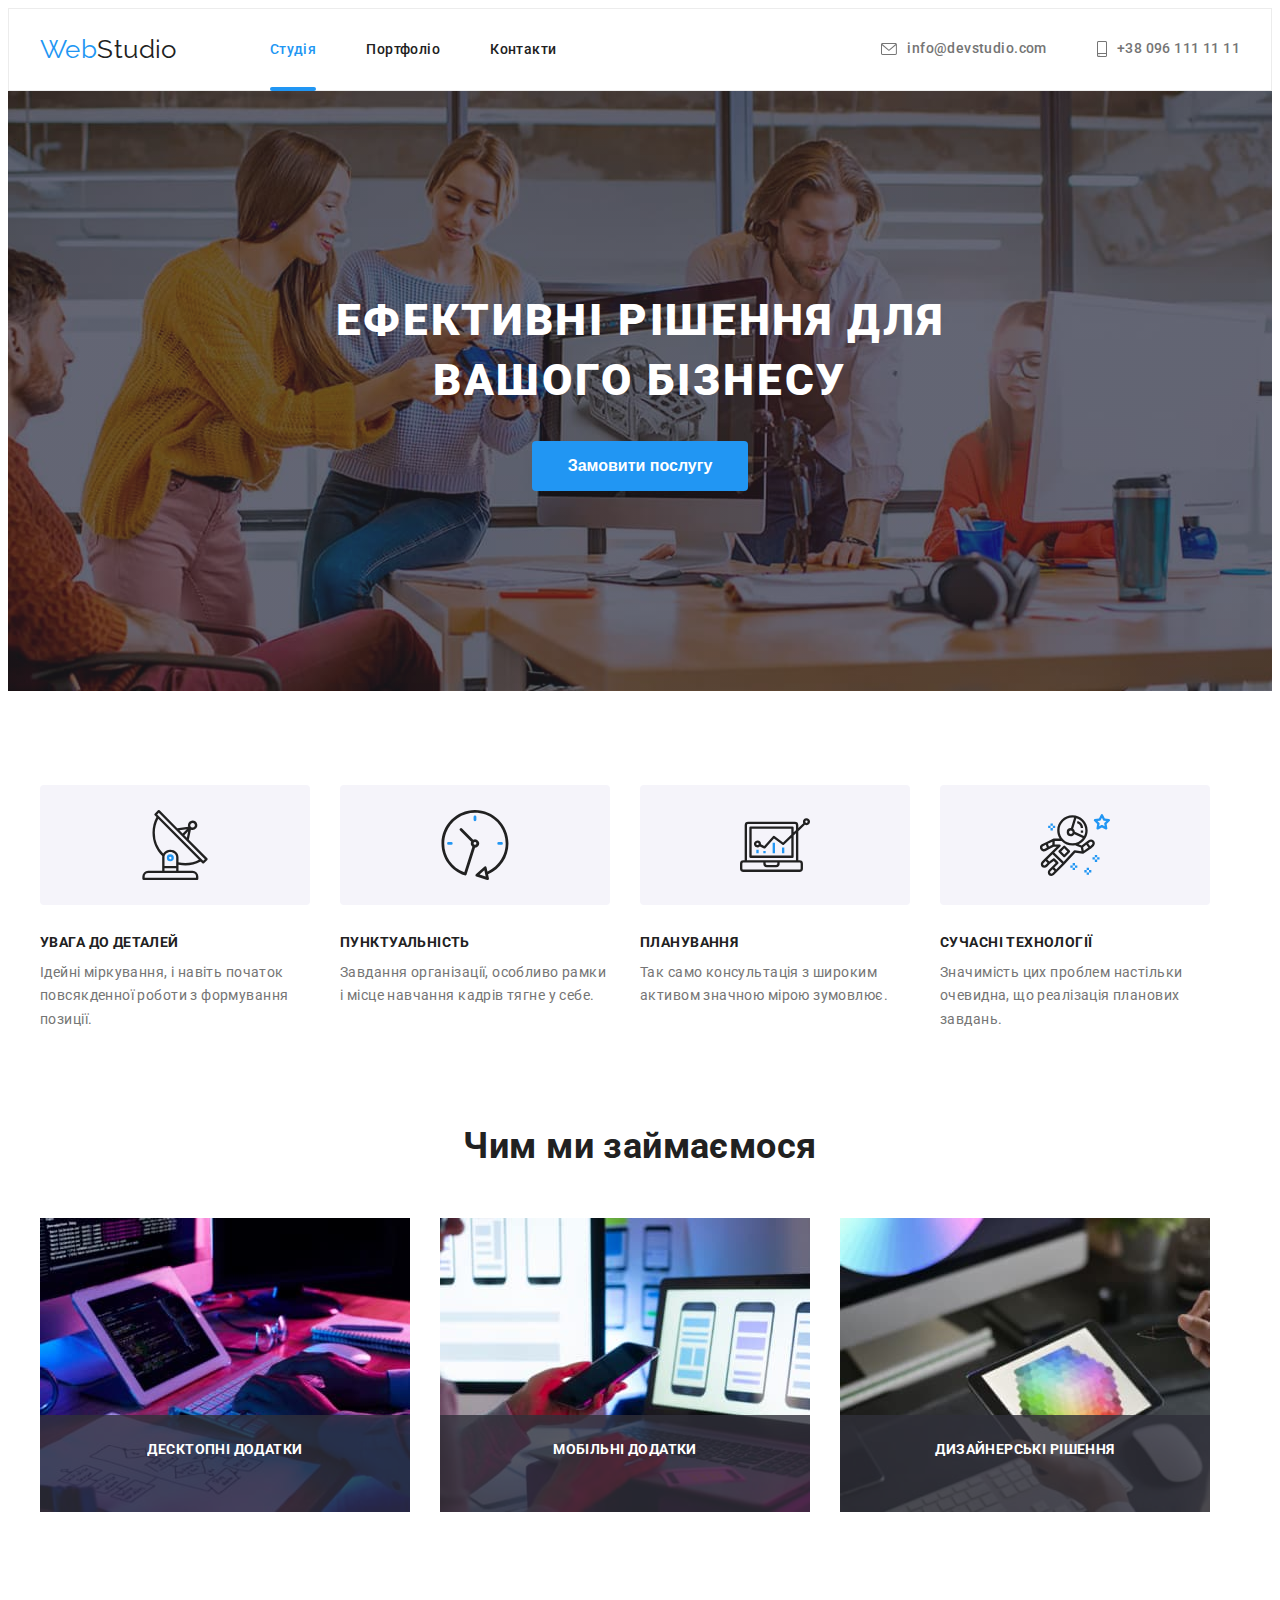
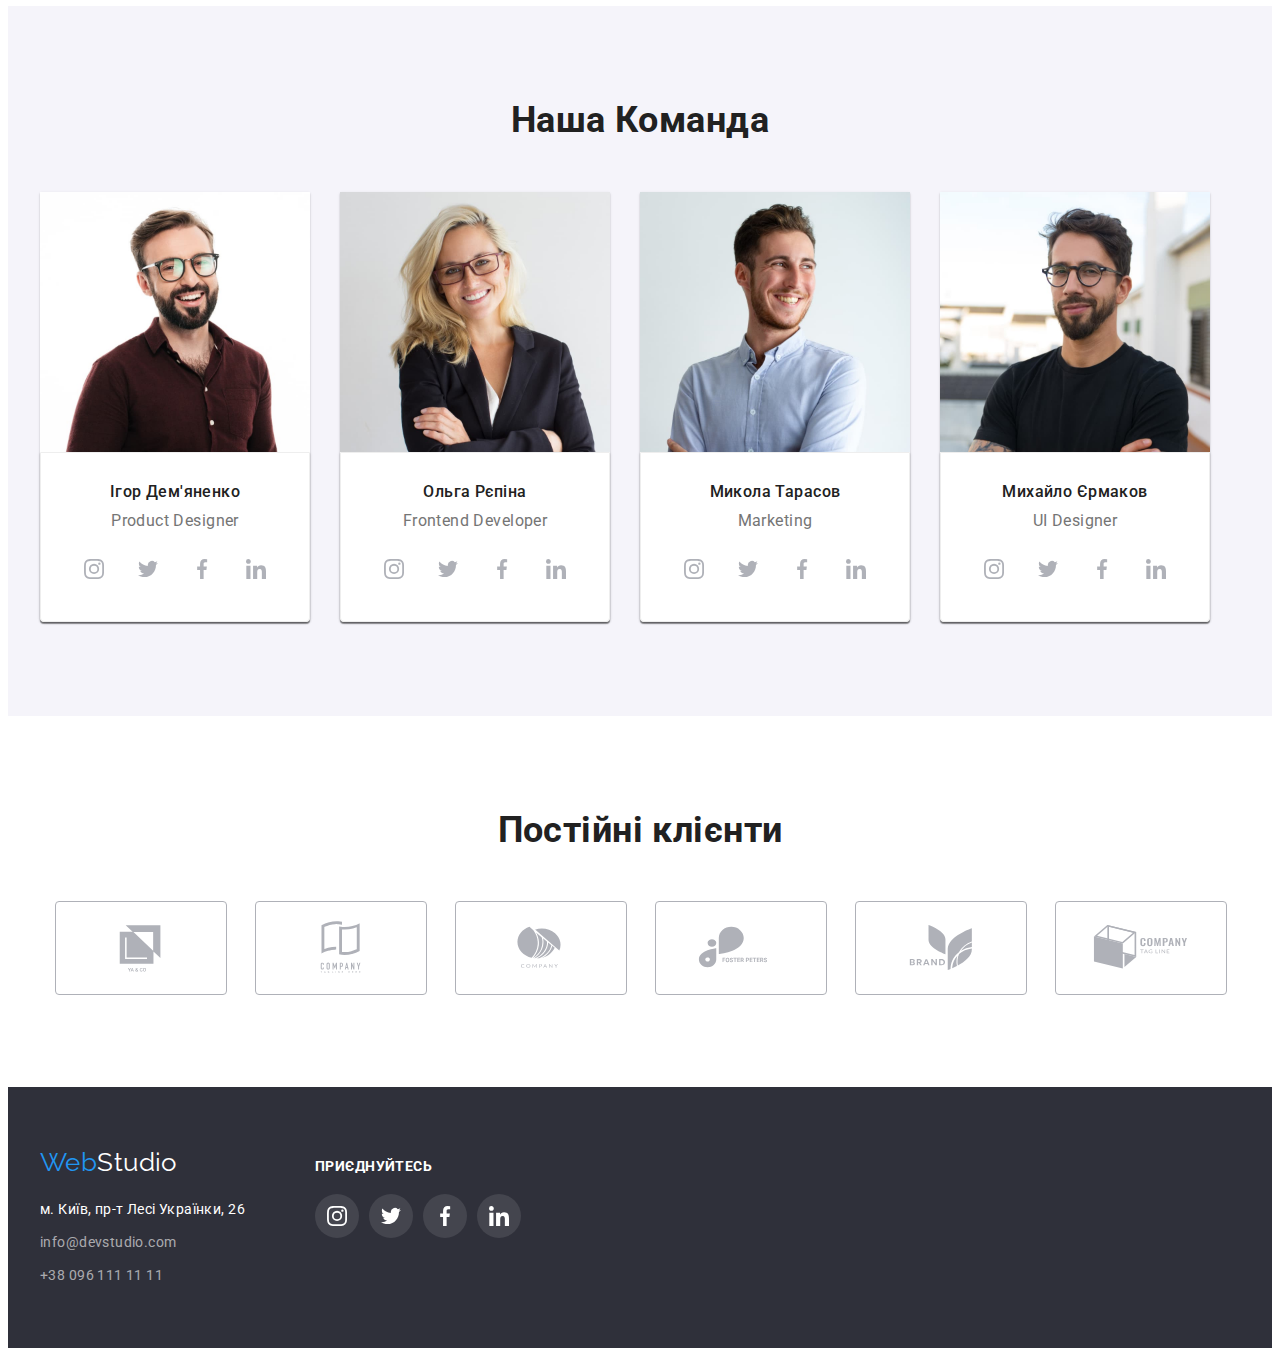
<file: index.html>
<!DOCTYPE html>
<html lang="uk">

<head>
  <meta charset="UTF-8" />
  <meta http-equiv="X-UA-Compatible" content="IE=edge" />
  <meta name="viewport" content="width=device-width, initial-scale=1.0" />
  <title>WebStudio</title>
  <link rel="preconnect" href="https://fonts.googleapis.com" />
  <link rel="preconnect" href="https://fonts.gstatic.com" crossorigin />
  <link href="https://fonts.googleapis.com/css2?family=Raleway:wght@700&family=Roboto:wght@400;500;700;900&display=swap"
    rel="stylesheet" />
  <link rel="stylesheet" href="https://cdnjs.cloudflare.com/ajax/libs/modern-normalize/1.1.0/modern-normalize.min.css"
    integrity="sha512-wpPYUAdjBVSE4KJnH1VR1HeZfpl1ub8YT/NKx4PuQ5NmX2tKuGu6U/JRp5y+Y8XG2tV+wKQpNHVUX03MfMFn9Q=="
    crossorigin="anonymous" referrerpolicy="no-referrer" />
  <link rel="stylesheet" href="./css/styles.css" />
</head>

<body>
  <header class="header">
    <div class="container header-container">
      <nav class="navigations">
        <a class="logo-header link" href="./index.html">
          <span class="logo-accent link">Web</span>Studio</a>

        <ul class="site-nav list">
          <li class="item"><a class="nav-link link current" href="./index.html">Студія</a></li>

          <li class="item"><a class="nav-link link" href="./portfolio.html">Портфоліо</a></li>

          <li class="item"><a class="nav-link link" href="">Контакти</a></li>
        </ul>
      </nav>

      <ul class="contactlist list">
        <li class="item">
          <a class="contact-link-header link" href="mailto:info@devstudio.com">
            <svg class="header-icon" height="12" width="16">
              <use href="./images/symbol-defs.svg#icon-envelope"></use>
            </svg>
            info@devstudio.com</a>
        </li>
        <li class="item">
          <a class="contact-link-header link" href="tel:+380961111111">
            <svg class="header-icon" width="10" height="16">
              <use href="./images/symbol-defs.svg#icon-smartphone"></use>
            </svg>+38 096 111 11 11</a>
        </li>
      </ul>
    </div>
  </header>

  <main>
    <!-- Hero -->

    <section class="section hero">
      <div class="container">
        <h1 class="hero-title">Ефективні рішення для вашого бізнесу</h1>
        <button class="hero-button" type="button" data-modal-open>Замовити послугу</button>
      </div>
    </section>

    <section class="section features">
      <div class="container">
        <h2 class="visually-hidden">Особливості</h2>

        <ul class="features-list list">
          <li class="features-item">
            <div class="feature-container">
              <svg class="feature-icon">
                <use href="./images/symbol-defs.svg#icon-antenna"></use>
              </svg>
            </div>
            <h3 class="features-title">УВАГА ДО ДЕТАЛЕЙ</h3>
            <p class="features-text">
              Ідейні міркування, і навіть початок повсякденної роботи з формування позиції.
            </p>
          </li>

          <li class="features-item">
            <div class="feature-container">
              <svg class="feature-icon">
                <use href="./images/symbol-defs.svg#icon-clock"></use>
              </svg>
            </div>
            <h3 class="features-title">ПУНКТУАЛЬНІСТЬ</h3>
            <p class="features-text">
              Завдання організації, особливо рамки і місце навчання кадрів тягне у себе.
            </p>
          </li>

          <li class="features-item">
            <div class="feature-container">
              <svg class="feature-icon">
                <use href="./images/symbol-defs.svg#icon-diagram"></use>
              </svg>
            </div>
            <h3 class="features-title">ПЛАНУВАННЯ</h3>
            <p class="features-text">
              Так само консультація з широким активом значною мірою зумовлює.
            </p>
          </li>

          <li class="features-item">
            <div class="feature-container">
              <svg class="feature-icon">
                <use href="./images/symbol-defs.svg#icon-astronaut"></use>
              </svg>
            </div>
            <h3 class="features-title">СУЧАСНІ ТЕХНОЛОГІЇ</h3>
            <p class="features-text">
              Значимість цих проблем настільки очевидна, що реалізація планових завдань.
            </p>
          </li>
        </ul>
      </div>
    </section>

    <!-- About -->

    <section class="section about">
      <div class="container">
        <h2 class="section-title">Чим ми займаємося</h2>

        <ul class="about-list list">
          <li class="item">
            <div class="about-thumb">
              <img src="./images/programer-working.jpg" width="370" height="294" alt="Програміст працює" />
              <p class="about-text">Десктопні додатки</p>
            </div>
          </li>

          <li class="item">
            <div class="about-thumb">
              <img src="./images/designers.jpg" width="370" height="294" alt="Розробляється дизайн" />
              <p class="about-text">Мобільні додатки</p>
            </div>
          </li>

          <li class="item">
            <div class="about-thumb">
              <img src="./images/creative-artist.jpg" width="370" height="294" alt="Дизайнер обирає колір" />
              <p class="about-text">Дизайнерські рішення</p>
            </div>
          </li>
        </ul>
      </div>
    </section>

    <!-- Section Team -->

    <section class="section team">
      <div class="container">
        <h2 class="section-title">Наша Команда</h2>
        <ul class="team-list list">
          <li class="item">
            <img src="./images/Product_Designer.jpg" width="270" alt="Фото Product Designer" />
            <div class="team-card">
              <h3 class="team-name">Ігор Дем'яненко</h3>
              <p class="profession-text">Product Designer</p>
              <ul class="team-socials-list list">
                <li class="socials-item">
                  <a href="#" class="social">
                    <svg class="socials-logo" width="20px" height="20px">
                      <use href="./images/symbol-defs.svg#icon-instagram"></use>
                    </svg>
                  </a>
                </li>
                <li class="socials-item">
                  <a href="" class="social">
                    <svg class="socials-logo" width="20px" height="20px">
                      <use href="./images/symbol-defs.svg#icon-twitter"></use>
                    </svg>
                  </a>
                </li>
                <li class="socials-item">
                  <a href="" class="social">
                    <svg class="socials-logo" width="20px" height="20px">
                      <use href="./images/symbol-defs.svg#icon-facebook"></use>
                    </svg>
                  </a>
                </li>
                <li class="socials-item">
                  <a href="" class="social">
                    <svg class="socials-logo" width="20px" height="20px">
                      <use href="./images/symbol-defs.svg#icon-linkedin"></use>
                    </svg>
                  </a>
                </li>
              </ul>
            </div>
          </li>
          <li class="item">
            <img src="./images/Frontend_Developer.jpg" width="270" alt="Фото Frontend Developer" />
            <div class="team-card">
              <h3 class="team-name">Ольга Рєпіна</h3>
              <p class="profession-text">Frontend Developer</p>
              <ul class="team-socials-list list">
                <li class="socials-item">
                  <a href="#" class="social">
                    <svg class="socials-logo" width="20px" height="20px">
                      <use href="./images/symbol-defs.svg#icon-instagram"></use>
                    </svg>
                  </a>
                </li>
                <li class="socials-item">
                  <a href="" class="social">
                    <svg class="socials-logo" width="20px" height="20px">
                      <use href="./images/symbol-defs.svg#icon-twitter"></use>
                    </svg>
                  </a>
                </li>
                <li class="socials-item">
                  <a href="" class="social">
                    <svg class="socials-logo" width="20px" height="20px">
                      <use href="./images/symbol-defs.svg#icon-facebook"></use>
                    </svg>
                  </a>
                </li>
                <li class="socials-item">
                  <a href="" class="social">
                    <svg class="socials-logo" width="20px" height="20px">
                      <use href="./images/symbol-defs.svg#icon-linkedin"></use>
                    </svg>
                  </a>
                </li>
              </ul>
            </div>
          </li>
          <li class="item">
            <img src="./images/Marketing.jpg" width="270" alt="Фото Marketing" />
            <div class="team-card">
              <h3 class="team-name">Микола Тарасов</h3>
              <p class="profession-text">Marketing</p>
              <ul class="team-socials-list list">
                <li class="socials-item">
                  <a href="#" class="social">
                    <svg class="socials-logo" width="20px" height="20px">
                      <use href="./images/symbol-defs.svg#icon-instagram"></use>
                    </svg>
                  </a>
                </li>
                <li class="socials-item">
                  <a href="" class="social">
                    <svg class="socials-logo" width="20px" height="20px">
                      <use href="./images/symbol-defs.svg#icon-twitter"></use>
                    </svg>
                  </a>
                </li>
                <li class="socials-item">
                  <a href="" class="social">
                    <svg class="socials-logo" width="20px" height="20px">
                      <use href="./images/symbol-defs.svg#icon-facebook"></use>
                    </svg>
                  </a>
                </li>
                <li class="socials-item">
                  <a href="" class="social">
                    <svg class="socials-logo" width="20px" height="20px">
                      <use href="./images/symbol-defs.svg#icon-linkedin"></use>
                    </svg>
                  </a>
                </li>
              </ul>
            </div>
          </li>
          <li class="item">
            <img src="./images/UI_Designer.jpg" width="270" alt="Фото UI Designer" />
            <div class="team-card">
              <h3 class="team-name">Михайло Єрмаков</h3>
              <p class="profession-text">UI Designer</p>
              <ul class="team-socials-list list">
                <li class="socials-item">
                  <a href="#" class="social">
                    <svg class="socials-logo" width="20px" height="20px">
                      <use href="./images/symbol-defs.svg#icon-instagram"></use>
                    </svg>
                  </a>
                </li>
                <li class="socials-item">
                  <a href="" class="social">
                    <svg class="socials-logo" width="20px" height="20px">
                      <use href="./images/symbol-defs.svg#icon-twitter"></use>
                    </svg>
                  </a>
                </li>
                <li class="socials-item">
                  <a href="" class="social">
                    <svg class="socials-logo" width="20px" height="20px">
                      <use href="./images/symbol-defs.svg#icon-facebook"></use>
                    </svg>
                  </a>
                </li>
                <li class="socials-item">
                  <a href="" class="social">
                    <svg class="socials-logo" width="20px" height="20px">
                      <use href="./images/symbol-defs.svg#icon-linkedin"></use>
                    </svg>
                  </a>
                </li>
              </ul>
            </div>
          </li>
        </ul>
      </div>
    </section>

    <section class="section clients">
      <div class="container clients-container">
        <h2 class="section-title">Постійні клієнти</h2>
        <ul class="clients-list list">
          <li class="clients-item">
            <a href="" class="clients-link">
              <svg class="clients-logo" width="106px" height="60px">
                <use href="./images/symbol-defs.svg#icon-ya-co"></use>
              </svg>
            </a>
          </li>
          <li class="clients-item">
            <a href="" class="clients-link">
              <svg class="clients-logo" width="106px" height="60px">
                <use href="./images/symbol-defs.svg#icon-company-a"></use>
              </svg>
            </a>
          </li>
          <li class="clients-item">
            <a href="" class="clients-link">
              <svg class="clients-logo" width="106px" height="60px">
                <use href="./images/symbol-defs.svg#icon-company-b"></use>
              </svg>
            </a>
          </li>
          <li class="clients-item">
            <a href="" class="clients-link">
              <svg class="clients-logo" width="106px" height="60px">
                <use href="./images/symbol-defs.svg#icon-foster"></use>
              </svg>
            </a>
          </li>
          <li class="clients-item">
            <a href="" class="clients-link">
              <svg class="clients-logo" width="106px" height="60px">
                <use href="./images/symbol-defs.svg#icon-brand"></use>
              </svg>
            </a>
          </li>
          <li class="clients-item">
            <a href="" class="clients-link">
              <svg class="clients-logo" width="106px" height="60px">
                <use href="./images/symbol-defs.svg#icon-cube"></use>
              </svg>
            </a>
          </li>
        </ul>
      </div>
    </section>
  </main>

  <footer class="footer">
    <div class="container footer-container">
      <div class="container-contacts">
        <a class="logo-accent link" href="./index.html">Web<span class="logo-footer">Studio</span></a>
        <a class="footer-adress link" href="https://goo.gl/maps/vgMvrfZ8H3LoSUB27" target="_blank"
          rel="noopener noreferrer">м. Київ, пр-т Лесі Українки, 26</a>
        <ul class="footer-list list">
          <li class="footer-item">
            <a class="contactlink-footer link" href="mailto:info@devstudio.com">info@devstudio.com</a>
          </li>
          <li class="footer-item">
            <a class="contactlink-footer link" href="tel:+380961111111">+38 096 111 11 11</a>
          </li>
        </ul>
      </div>
      <div class="container-join">
        <h3 class="join-title">Приєднуйтесь</h3>
        <ul class="join-list list">
          <li class="join-item">
            <a href="" class="join-link">
              <svg class="join-icon" width="20px" height="20px">
                <use href="./images/symbol-defs.svg#icon-instagram"></use>
              </svg>
            </a>
          </li>
          <li class="join-item">
            <a href="" class="join-link">
              <svg class="join-icon" width="20px" height="20px">
                <use href="./images/symbol-defs.svg#icon-twitter"></use>
              </svg>
            </a>
          </li>
          <li class="join-item">
            <a href="" class="join-link">
              <svg class="join-icon" width="20px" height="20px">
                <use href="./images/symbol-defs.svg#icon-facebook"></use>
              </svg>
            </a>
          </li>
          <li class="join-item">
            <a href="" class="join-link">
              <svg class="join-icon" width="20px" height="20px">
                <use href=" ./images/symbol-defs.svg#icon-linkedin"></use>
              </svg>
            </a>
          </li>
        </ul>
      </div>
    </div>
  </footer>

  <div class="backdrop is-hidden" data-modal>
    <div class="modal">
      <button class="btn-close" data-modal-close>
        <svg class="icon-close" width="18" height="18">
          <use href="./images/symbol-defs.svg#icon-close"></use>
        </svg>
      </button>
    </div>
  </div>

  <script src="./js/modal.js"></script>
</body>

</html>
</file>
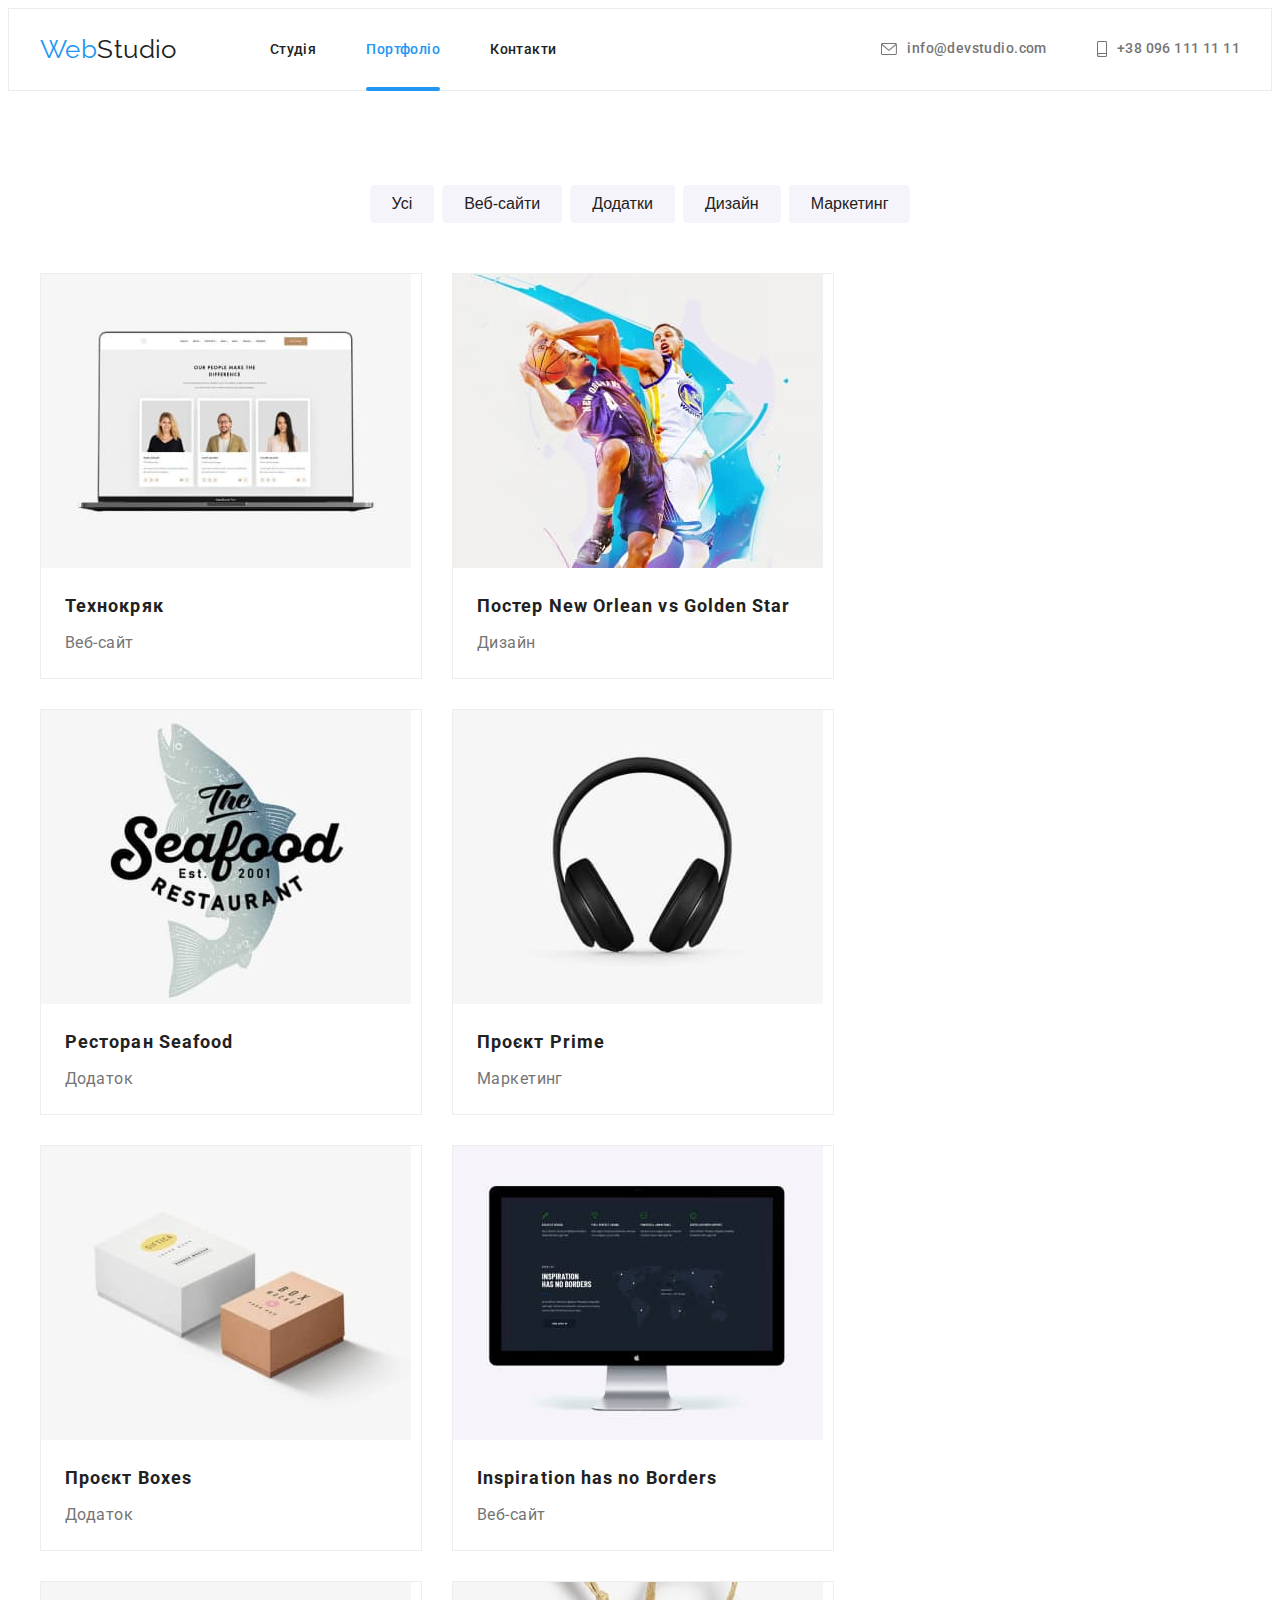
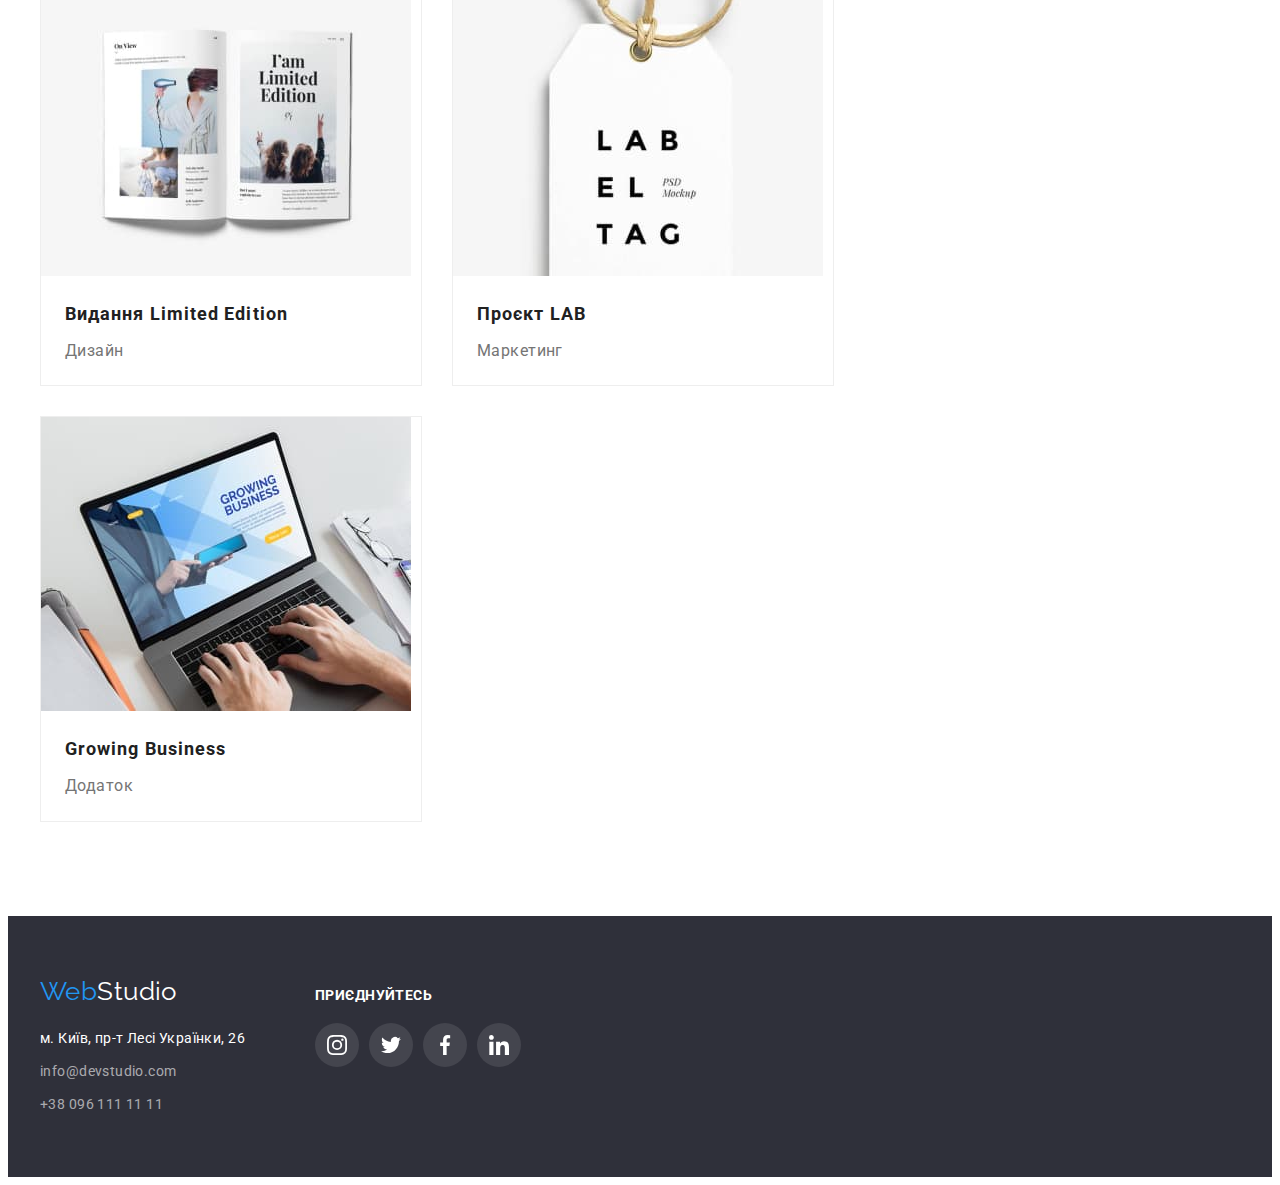
<file: portfolio.html>
<!DOCTYPE html>
<html lang="uk">

<head>
  <meta charset="UTF-8" />
  <meta http-equiv="X-UA-Compatible" content="IE=edge" />
  <meta name="viewport" content="width=device-width, initial-scale=1.0" />
  <title>Портфоліо</title>
  <link rel="preconnect" href="https://fonts.googleapis.com" />
  <link rel="preconnect" href="https://fonts.gstatic.com" crossorigin />
  <link href="https://fonts.googleapis.com/css2?family=Raleway:wght@700&family=Roboto:wght@400;500;700;900&display=swap"
    rel="stylesheet" />
  <link rel="stylesheet" href="https://cdnjs.cloudflare.com/ajax/libs/modern-normalize/1.1.0/modern-normalize.min.css"
    integrity="sha512-wpPYUAdjBVSE4KJnH1VR1HeZfpl1ub8YT/NKx4PuQ5NmX2tKuGu6U/JRp5y+Y8XG2tV+wKQpNHVUX03MfMFn9Q=="
    crossorigin="anonymous" referrerpolicy="no-referrer" />
  <link rel="stylesheet" href="./css/styles.css" />
</head>

<body>
  <header class="header">
    <div class="container header-container">
      <nav class="navigations">
        <a class="logo-header link" href="./index.html">
          <span class="logo-accent link">Web</span>Studio</a>

        <ul class="site-nav list">
          <li class="item"><a class="nav-link link" href="./index.html">Студія</a></li>

          <li class="item">
            <a class="nav-link link current" href="./portfolio.html">Портфоліо</a>
          </li>

          <li class="item"><a class="nav-link link" href="">Контакти</a></li>
        </ul>
      </nav>

      <ul class="contactlist list">
        <li class="item">
          <a class="contact-link-header link" href="mailto:info@devstudio.com">
            <svg class="header-icon" height="12" width="16">
              <use href="./images/symbol-defs.svg#icon-envelope"></use>
            </svg>
            info@devstudio.com</a>
        </li>
        <li class="item">
          <a class="contact-link-header link" href="tel:+380961111111">
            <svg class="header-icon" width="10" height="16">
              <use href="./images/symbol-defs.svg#icon-smartphone"></use>
            </svg>+38 096 111 11 11</a>
        </li>
      </ul>
    </div>
  </header>

  <main>
    <section class="section portfolio">
      <div class="container">
        <h1 class="visually-hidden">Портфоліо</h1>
        <ul class="list-buttons list">
          <li class="item"><button class="filter-btn btn-all" type="button">Усі</button></li>
          <li class="item"><button class="filter-btn" type="button">Веб-сайти</button></li>
          <li class="item"><button class="filter-btn" type="button">Додатки</button></li>
          <li class="item"><button class="filter-btn" type="button">Дизайн</button></li>
          <li class="item"><button class="filter-btn" type="button">Маркетинг</button></li>
        </ul>

        <ul class="portfolio-cards list">
          <li class="portfolio-item">
            <a class="portfolio-link link" href="#">
              <div class="img-container">
                <img src="./images/tehnokryak.jpg" width="370" alt="приклад сайту" />
                <p class="overlay-text">
                  Ресурс пропонує комплексні пропозиції з різним рівнем функціоналу та сервісів.
                  Все це дозволить відвідувачу отримати вичерпні відомості про компанію чи
                  приватну особу.
                </p>
              </div>
              <div class="portfolio-card">
                <h2 class="portfolio-title">Технокряк</h2>
                <p class="portfolio-text">Веб-сайт</p>
              </div>
            </a>
          </li>

          <li class="portfolio-item">
            <a class="portfolio-link link" href="">
              <div class="img-container">
                <img src="./images/basketball.jpg" width="370" alt="приклад дизайну" />
                <p class="overlay-text">
                  Ресурс пропонує комплексні пропозиції з різним рівнем функціоналу та сервісів.
                  Все це дозволить відвідувачу отримати вичерпні відомості про компанію чи
                  приватну особу.
                </p>
              </div>
              <div class="portfolio-card">
                <h2 class="portfolio-title">Постер New Orlean vs Golden Star</h2>
                <p class="portfolio-text">Дизайн</p>
              </div>
            </a>
          </li>
          <li class="portfolio-item">
            <a class="portfolio-link link" href="">
              <div class="img-container">
                <img src="./images/seafood.jpg" width="370" alt="приклад додатку" />
                <p class="overlay-text">
                  Ресурс пропонує комплексні пропозиції з різним рівнем функціоналу та сервісів.
                  Все це дозволить відвідувачу отримати вичерпні відомості про компанію чи
                  приватну особу.
                </p>
              </div>
              <div class="portfolio-card">
                <h2 class="portfolio-title">Ресторан Seafood</h2>
                <p class="portfolio-text">Додаток</p>
              </div>
            </a>
          </li>
          <li class="portfolio-item">
            <a class="portfolio-link link" href="">
              <div class="img-container">
                <img src="./images/project-prime.jpg" width="370" alt="приклад маркетингу" />
                <p class="overlay-text">
                  Ресурс пропонує комплексні пропозиції з різним рівнем функціоналу та сервісів.
                  Все це дозволить відвідувачу отримати вичерпні відомості про компанію чи
                  приватну особу.
                </p>
              </div>
              <div class="portfolio-card">
                <h2 class="portfolio-title">Проєкт Prime</h2>
                <p class="portfolio-text">Маркетинг</p>
              </div>
            </a>
          </li>
          <li class="portfolio-item">
            <a class="portfolio-link link" href="">
              <div class="img-container">
                <img src="./images/project-boxes.jpg" width="370" alt="приклад додатку" />
                <p class="overlay-text">
                  Ресурс пропонує комплексні пропозиції з різним рівнем функціоналу та сервісів.
                  Все це дозволить відвідувачу отримати вичерпні відомості про компанію чи
                  приватну особу.
                </p>
              </div>
              <div class="portfolio-card">
                <h2 class="portfolio-title">Проєкт Boxes</h2>
                <p class="portfolio-text">Додаток</p>
              </div>
            </a>
          </li>
          <li class="portfolio-item">
            <a class="portfolio-link link" href="">
              <div class="img-container">
                <img src="./images/inspiration.jpg" width="370" alt="приклад вебсайту" />
                <p class="overlay-text">
                  Ресурс пропонує комплексні пропозиції з різним рівнем функціоналу та сервісів.
                  Все це дозволить відвідувачу отримати вичерпні відомості про компанію чи
                  приватну особу.
                </p>
              </div>
              <div class="portfolio-card">
                <h2 class="portfolio-title">Inspiration has no Borders</h2>
                <p class="portfolio-text">Веб-сайт</p>
              </div>
            </a>
          </li>

          <li class="portfolio-item">
            <a class="portfolio-link link" href="">
              <div class="img-container">
                <img src="./images/limited.jpg" width="370" alt="приклад дизайну" />
                <p class="overlay-text">
                  Ресурс пропонує комплексні пропозиції з різним рівнем функціоналу та сервісів.
                  Все це дозволить відвідувачу отримати вичерпні відомості про компанію чи
                  приватну особу.
                </p>
              </div>
              <div class="portfolio-card">
                <h2 class="portfolio-title">Видання Limited Edition</h2>
                <p class="portfolio-text">Дизайн</p>
              </div>
            </a>
          </li>
          <li class="portfolio-item">
            <a class="portfolio-link link" href="">
              <div class="img-container">
                <img src="./images/lab.jpg" width="370" alt="приклад проєкту" />
                <p class="overlay-text">
                  Ресурс пропонує комплексні пропозиції з різним рівнем функціоналу та сервісів.
                  Все це дозволить відвідувачу отримати вичерпні відомості про компанію чи
                  приватну особу.
                </p>
              </div>
              <div class="portfolio-card">
                <h2 class="portfolio-title">Проєкт LAB</h2>
                <p class="portfolio-text">Маркетинг</p>
              </div>
            </a>
          </li>

          <li class="portfolio-item">
            <a class="portfolio-link link" href="">
              <div class="img-container">
                <div class="portfolio-ovelay">
                  <p class="overlay-text">
                    Ресурс пропонує комплексні пропозиції з різним рівнем функціоналу та сервісів.
                    Все це дозволить відвідувачу отримати вичерпні відомості про компанію чи
                    приватну особу.
                  </p>
                </div>
                <img src="./images/growing.jpg" width="370" alt="приклад додатку" />
              </div>
              <div class="portfolio-card">
                <h2 class="portfolio-title">Growing Business</h2>
                <p class="portfolio-text">Додаток</p>
              </div>
            </a>
          </li>
        </ul>
      </div>
    </section>
  </main>

  <footer class="footer">
    <div class="container footer-container">
      <div class="container-contacts">
        <a class="logo-accent link" href="./index.html">Web<span class="logo-footer">Studio</span></a>
        <a class="footer-adress link" href="https://goo.gl/maps/vgMvrfZ8H3LoSUB27" target="_blank"
          rel="noopener noreferrer">м. Київ, пр-т Лесі Українки, 26</a>
        <ul class="footer-list list">
          <li class="footer-item">
            <a class="contactlink-footer link" href="mailto:info@devstudio.com">info@devstudio.com</a>
          </li>
          <li class="footer-item">
            <a class="contactlink-footer link" href="tel:+380961111111">+38 096 111 11 11</a>
          </li>
        </ul>
      </div>
      <div class="container-join">
        <h3 class="join-title">Приєднуйтесь</h3>
        <ul class="join-list list">
          <li class="join-item">
            <a href="" class="join-link">
              <svg class="join-icon" width="20px" height="20px">
                <use href="./images/symbol-defs.svg#icon-instagram"></use>
              </svg>
            </a>
          </li>
          <li class="join-item">
            <a href="" class="join-link">
              <svg class="join-icon" width="20px" height="20px">
                <use href="./images/symbol-defs.svg#icon-twitter"></use>
              </svg>
            </a>
          </li>
          <li class="join-item">
            <a href="" class="join-link">
              <svg class="join-icon" width="20px" height="20px">
                <use href="./images/symbol-defs.svg#icon-facebook"></use>
              </svg>
            </a>
          </li>
          <li class="join-item">
            <a href="" class="join-link">
              <svg class="join-icon" width="20px" height="20px">
                <use href="./images/symbol-defs.svg#icon-linkedin"></use>
              </svg>
            </a>
          </li>
        </ul>
      </div>
    </div>
  </footer>
</body>

</html>
</file>
<file: css/styles.css>
:root {
  --main-color: #212121;
  --secondary-color: #757575;
  --accent-color: #2196f3;
  --white-color: #ffffff;
  --background-color: #f5f5f5;
  --secondary-bg-color: #f5f4fa;
  --main-animation: cubic-bezier(0.4, 0, 0.2, 1);
}

p,
h1,
h2,
h3,
h4,
h5,
h6 {
  margin: 0;
  padding-left: 0;
}

ul,
ol {
  margin: 0;
  padding-left: 0;
}

img {
  display: block;
  max-width: 100%;
  height: auto;
}

body {
  font-family: 'Roboto', sans-serif;
  font-size: 14px;
  letter-spacing: 0.03em;
  color: var(--main-color);
  background-color: var(--white-color);
}

.list {
  list-style: none;
}

.link {
  text-decoration: none;
}

.container {
  width: 1200px;
  padding: 0 15px;
  margin: 0 auto;
}

.section {
  padding-top: 94px;
  padding-bottom: 94px;
}

.section-title {
  text-align: center;
  font-size: 36px;
  line-height: 1.16;
  margin-bottom: 50px;
}

.site-nav .link:hover,
.site-nav .link:focus {
  color: var(--accent-color);
}

.contactlink-footer:hover,
.contactlink-footer:focus {
  color: var(--accent-color);
}

/* Logo */

.logo-header {
  font-family: 'Raleway', sans-serif;
  font-size: 26px;
  line-height: 1.19;
  color: var(--main-color);
}

.logo-accent {
  font-family: 'Raleway', sans-serif;
  font-size: 26px;
  line-height: 1.19;
  color: var(--accent-color);
}

.logo-footer {
  color: var(--white-color);
}

/* Navigation*/

.navigations {
  display: flex;
  align-items: center;
}

.header-container {
  display: flex;
  align-items: center;
}

.header {
  padding: 25px 0;
  background-color: var(--white-color);
  border: 1px solid #ececec;
}

.site-nav {
  display: flex;
  justify-content: center;
  margin-left: 93px;
}

.site-nav .item:not(:last-child) {
  margin-right: 50px;
}

.contactlist .item + .item {
  margin-left: 50px;
}

.nav-link {
  font-weight: 500;
  line-height: 1.14;
  color: var(--main-color);
  padding-top: 32px;
  padding-bottom: 32px;
  transition: color 250ms var(--main-animation);
}

.contactlist {
  display: flex;
  margin-left: auto;
}

.contact-link-header {
  display: flex;
  align-items: center;
  font-weight: 500;
  line-height: 1.14;
  color: var(--secondary-color);
  transition: color 250ms var(--main-animation);
}

.header-icon {
  margin-right: 10px;
  fill: currentColor;
}

.contact-link-header:hover,
.contact-link-header:focus {
  color: var(--accent-color);
}

.current {
  position: relative;
  transition-property: background-color;
  transition-duration: 250ms;
  color: var(--accent-color);
}

.current:after {
  content: '';
  position: absolute;
  display: block;
  left: 0;
  bottom: -2px;
  width: 100%;
  height: 4px;
  background-size: cover;
  background-color: var(--accent-color);
  border-radius: 4px;
}

/* footer*/

.footer {
  padding-top: 60px;
  padding-bottom: 60px;
  background-color: #2f303a;
}

.footer-adress {
  display: block;
  margin-top: 20px;

  font-style: normal;
  line-height: 1.71;
  color: var(--white-color);
}

.footer-item:last-child {
  margin-top: 9px;
}

.footer-list {
  margin-top: 9px;
}

.contactlink-footer {
  line-height: 1.71;
  color: rgba(255, 255, 255, 0.6);
  transition: color 250ms var(--main-animation);
}

/* Hero */

.backdrop {
  position: fixed;
  top: 0;
  left: 0;
  width: 100%;
  height: 100%;
  background-color: rgba(0, 0, 0, 0.2);
  opacity: 1;
  transition: opacity 250ms var(--main-animation), visibility 250ms var(--main-animation);
}

.backdrop.is-hidden {
  opacity: 0;
  pointer-events: none;
  visibility: hidden;
}

.backdrop.is-hidden.modal {
  transform: translate(-50%, -50%) scale(0.9);
}

.modal {
  position: absolute;
  display: flex;
  justify-content: end;
  top: 50%;
  left: 50%;
  min-width: 528px;
  min-height: 581px;
  background-color: #ffffff;
  box-shadow: 0px 1px 3px rgb(0 0 0 / 12%), 0px 1px 1px rgb(0 0 0 / 14%),
    0px 2px 1px rgb(0 0 0 / 20%);
  border-radius: 4px;
  transform: translate(-50%, -50%) scale(1);
  transition: 250ms cubic-bezier(0.4, 0, 0.2, 1);
}

.btn-close {
  display: flex;
  align-items: center;
  width: 30px;
  height: 30px;
  margin: 8px;
  background-color: #ffffff;
  border: 1px solid rgba(0, 0, 0, 0.1);
  border-radius: 50%;
}

.hero {
  max-width: 1600px;
  margin: 0 auto;
  padding-top: 200px;
  padding-bottom: 200px;
  text-align: center;
  background-color: #2f303a;
  background-image: linear-gradient(to right, rgba(47, 48, 58, 0.4), rgba(47, 48, 58, 0.4)),
    url('../images/hero-background.jpg');
  background-repeat: no-repeat;
  background-position: center;
}

.hero-title {
  width: 696px;
  margin: 0 auto 30px;
  font-weight: 900;
  font-size: 44px;
  line-height: 1.36;
  letter-spacing: 0.06em;
  text-transform: uppercase;
  color: var(--white-color);
}

.hero-button {
  width: 216px;
  height: 50px;
  font-weight: 700;
  font-size: 16px;
  line-height: 1.87;
  cursor: pointer;
  border: none;
  border-radius: 4px;
  color: var(--white-color);
  background-color: var(--accent-color);
  transition: background-color 250ms var(--main-animation);
}

.hero-button:focus,
.hero-button:hover {
  background-color: #188ce8;
}

/* features */

.features-list {
  display: flex;
}

.features-item {
  width: 270px;
}

.features-item:not(:last-child) {
  margin-right: 30px;
}

.feature-container {
  display: flex;
  justify-content: center;
  align-items: center;
  border-radius: 4px;
  height: 120px;
  background-color: #f5f4fa;
}

.feature-icon {
  width: 70px;
  height: 70px;
}

.features-title {
  margin-top: 30px;
  font-size: 14px;
  line-height: 1.14;
  text-transform: uppercase;
}

.features-text {
  margin-top: 10px;
  line-height: 1.71;
  color: var(--secondary-color);
}

/* About */

.about {
  padding-top: 0;
}

.about-list {
  display: flex;
}

.about-list .item {
  margin-right: 30px;
}

.about-list .item:last-child {
  margin: 0;
}

.about-thumb {
  position: relative;
}

.about-text {
  position: absolute;
  bottom: 0;
  width: 370px;
  height: 70px;
  padding-top: 27px;
  font-weight: 700;
  font-size: 14px;
  line-height: 1.14;
  text-transform: uppercase;
  text-align: center;
  background-color: rgba(47, 48, 58, 0.8);
  color: #fff;
}

/* Section Team */

.team {
  background-color: #f5f4fa;
}

.team-list {
  display: flex;
}

.team-socials-list {
  display: flex;
  justify-content: center;
  align-items: center;
  gap: 10px;
}

.social {
  display: flex;
  justify-content: center;
  align-items: center;
  border-radius: 50%;
  width: 44px;
  height: 44px;
  color: #afb1b8;
  transition: color 250ms var(--main-animation), background-color 250ms var(--main-animation);
}

.social:hover,
.social:focus {
  color: var(--white-color);
  background-color: var(--accent-color);
}

.socials-logo {
  fill: currentColor;
}

.team-list .item {
  margin-right: 30px;
  background-color: var(--white-color);
  box-shadow: 0px 1px 3px rgba(0, 0, 0, 0.12), 0px 1px 1px rgba(0, 0, 0, 0.14),
    0px 2px 1px rgba(0, 0, 0, 0.2);
  border-radius: 0px 0px 4px 4px;
}

.team-list .item:last-child {
  margin: 0;
}

.team-card {
  padding-top: 30px;
  padding-bottom: 30px;
  max-width: 270px;
  border: 1px solid #eeeeee;
  box-shadow: 0px 1px 3px rgba(0, 0, 0, 0.12), 0px 1px 1px rgba(0, 0, 0, 0.14),
    0px 2px 1px rgba(0, 0, 0, 0.2);
  border-radius: 0px 0px 4px 4px;
}

.team-name {
  font-weight: 500;
  font-size: 16px;
  line-height: 1.18;
  text-align: center;
}

.profession-text {
  margin-top: 10px;
  margin-bottom: 16px;
  font-size: 16px;
  line-height: 1.18;
  text-align: center;
  color: var(--secondary-color);
}

/* Clients */

.clients-list {
  display: flex;
  justify-content: center;
  align-items: center;
}

.clients-item:not(:last-child) {
  margin-right: 30px;
}

.clients-item {
  width: 170px;
  height: 92px;
}

.clients-link {
  display: flex;
  justify-content: center;
  align-items: center;
  width: 100%;
  height: 100%;
  border: 1px solid #afb1b8;
  border-radius: 4px;
  color: #afb1b8;
  transition: color 250ms var(--main-animation), border 250ms var(--main-animation);
}

.clients-logo {
  fill: currentColor;
}

.clients-link:hover,
.clients-link:focus {
  color: var(--accent-color);
  border-color: var(--accent-color);
}

/* Portfolio */

.list-buttons {
  display: flex;
  justify-content: center;
  margin-bottom: 50px;
}

.list-buttons .item:nth-child(-n + 4) {
  margin-right: 8px;
}

.filter-btn {
  padding: 6px 22px;
  font-weight: 500;
  font-size: 16px;
  line-height: 1.62;
  cursor: pointer;
  border: none;
  border-radius: 4px;
  color: var(--main-color);
  background-color: var(--secondary-bg-color);
  transition: color 250ms var(--main-animation), background-color 250ms var(--main-animation),
    box-shadow 250ms var(--main-animation);
}

.filter-btn:hover,
.filter-btn:focus {
  color: var(--white-color);
  background-color: var(--accent-color);
  box-shadow: 0px 3px 1px rgba(0, 0, 0, 0.1), 0px 1px 2px rgba(0, 0, 0, 0.08),
    0px 2px 2px rgba(0, 0, 0, 0.12);
}

.portfolio-link {
  display: inline-block;
  transition: box-shadow 250ms var(--main-animation);
}

.portfolio-link:hover,
.portfolio-link:focus {
  box-shadow: 0px 1px 1px rgba(0, 0, 0, 0.12), 0px 4px 4px rgba(0, 0, 0, 0.06),
    1px 4px 6px rgba(0, 0, 0, 0.16);
}

/* Porfolio Overlay */

.img-container {
  position: relative;
  overflow: hidden;
}

.portfolio-link:hover .overlay-text,
.portfolio-link:focus .overlay-text {
  transform: translateY(0);
}

.overlay-text {
  display: flex;
  position: absolute;
  align-items: center;
  justify-content: center;

  font-weight: 400;
  font-size: 18px;
  line-height: 1.56;

  padding: 63px 24px;
  top: 0;
  width: 100%;
  min-height: 100%;
  background-color: rgba(33, 150, 243, 0.9);
  color: var(--white-color);
  transform: translateY(100%);
  transition: transform 250ms var(--main-animation);
}

.portfolio-cards {
  display: flex;
  flex-wrap: wrap;
  gap: 30px;
}

.portfolio-card {
  padding: 20px 24px;
}

.portfolio-item {
  display: block;
  width: calc((100% - 60px) / 3);
  border: 1px solid #eeeeee;
}

.portfolio-title {
  font-size: 18px;
  line-height: 2;
  letter-spacing: 0.06em;
  color: var(--main-color);
}

.portfolio-text {
  margin-top: 4px;
  font-size: 16px;
  line-height: 1.87;
  color: var(--secondary-color);
}

.visually-hidden {
  position: absolute;
  white-space: nowrap;
  width: 1px;
  height: 1px;
  overflow: hidden;
  border: 0;
  padding: 0;
  clip: rect(0 0 0 0);
  clip-path: inset(50%);
  margin: -1px;
}

.footer-container {
  display: flex;
  align-items: baseline;
}

.container-join {
  margin-left: 70px;
}

.join-title {
  margin-bottom: 20px;

  font-weight: 700;
  font-size: 14px;
  line-height: 16px;
  letter-spacing: 0.03em;
  text-transform: uppercase;

  color: #ffffff;
}

.join-list {
  width: 206px;
  height: 44px;

  display: flex;
}

.join-item:not(:last-child) {
  margin-right: 10px;
}

.join-link {
  width: 44px;
  height: 44px;
  border-radius: 50%;
  background-color: rgba(255, 255, 255, 0.1);
  display: flex;
  align-items: center;
  justify-content: center;
  color: var(--white-color);
  transition: background-color 250ms var(--main-animation);
}

.join-link:hover,
.join-link:focus {
  background-color: var(--accent-color);
}

.join-icon {
  fill: currentColor;
}
</file>
